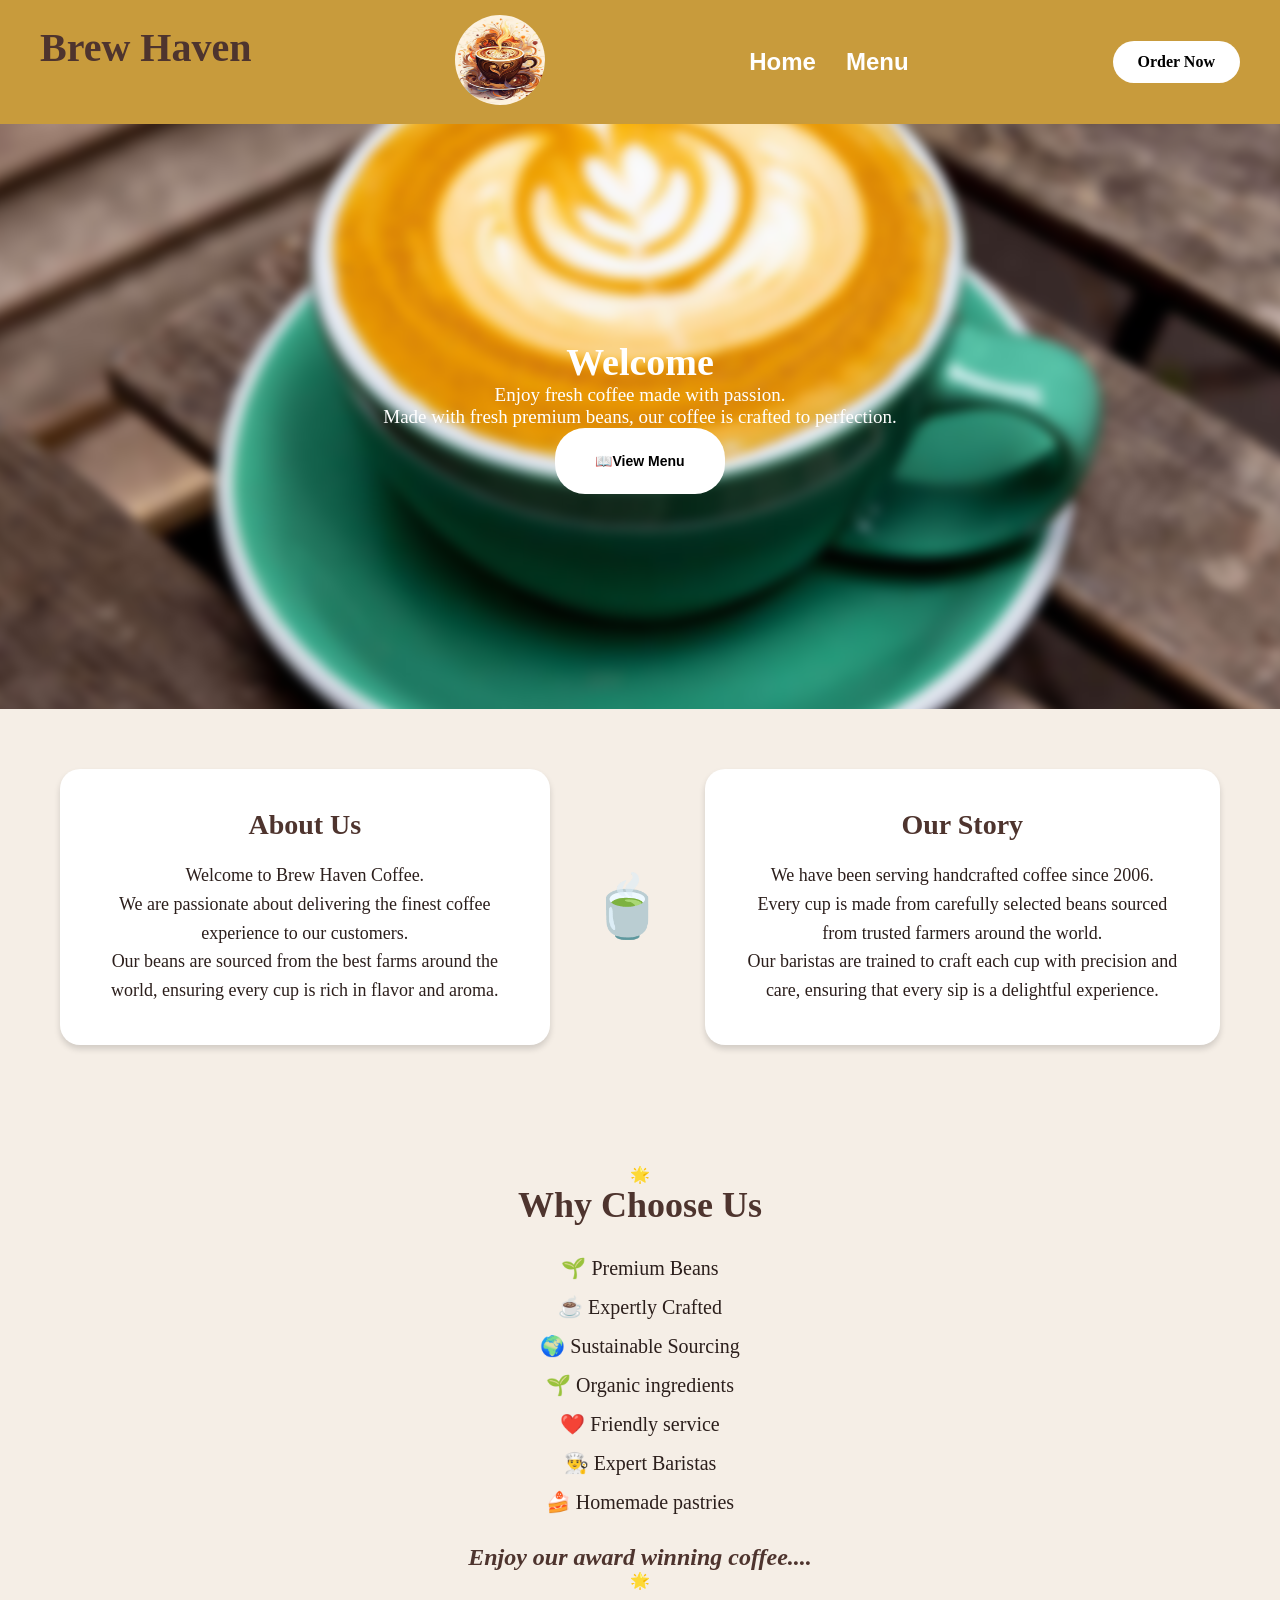
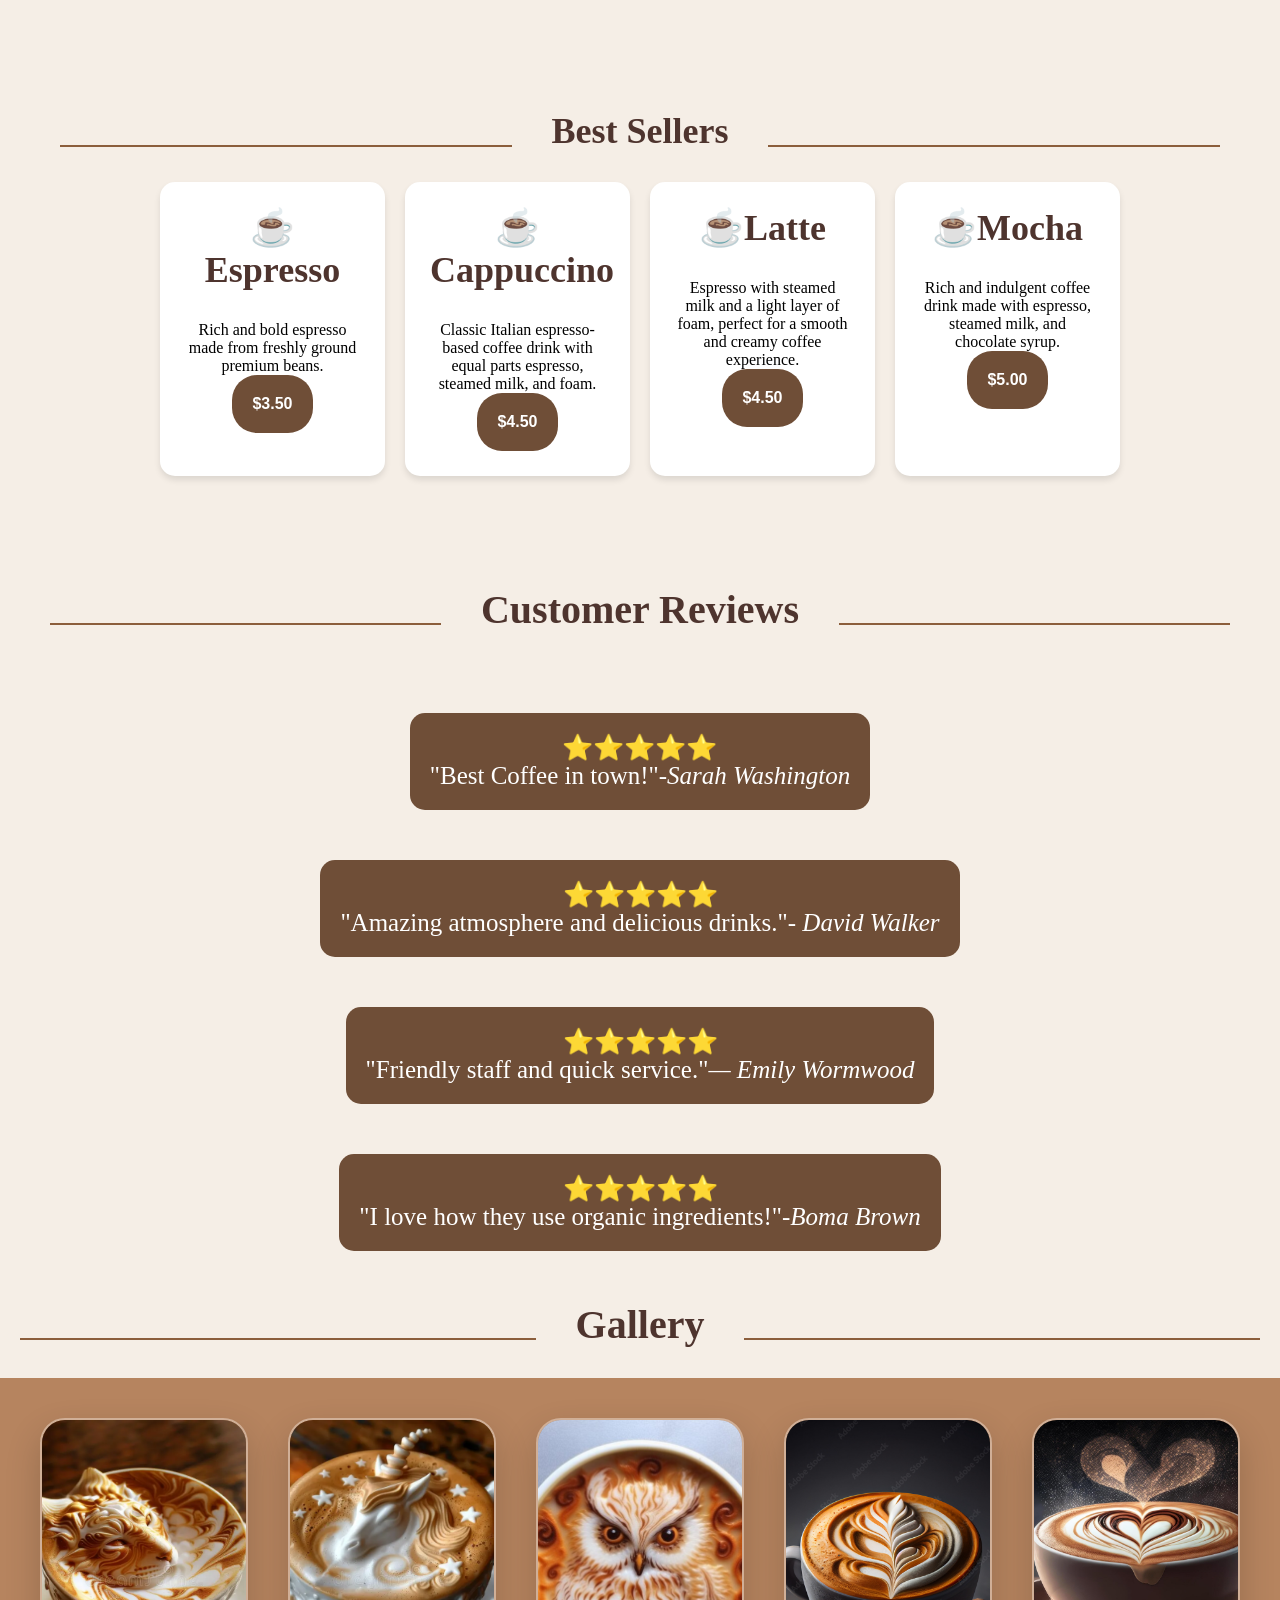
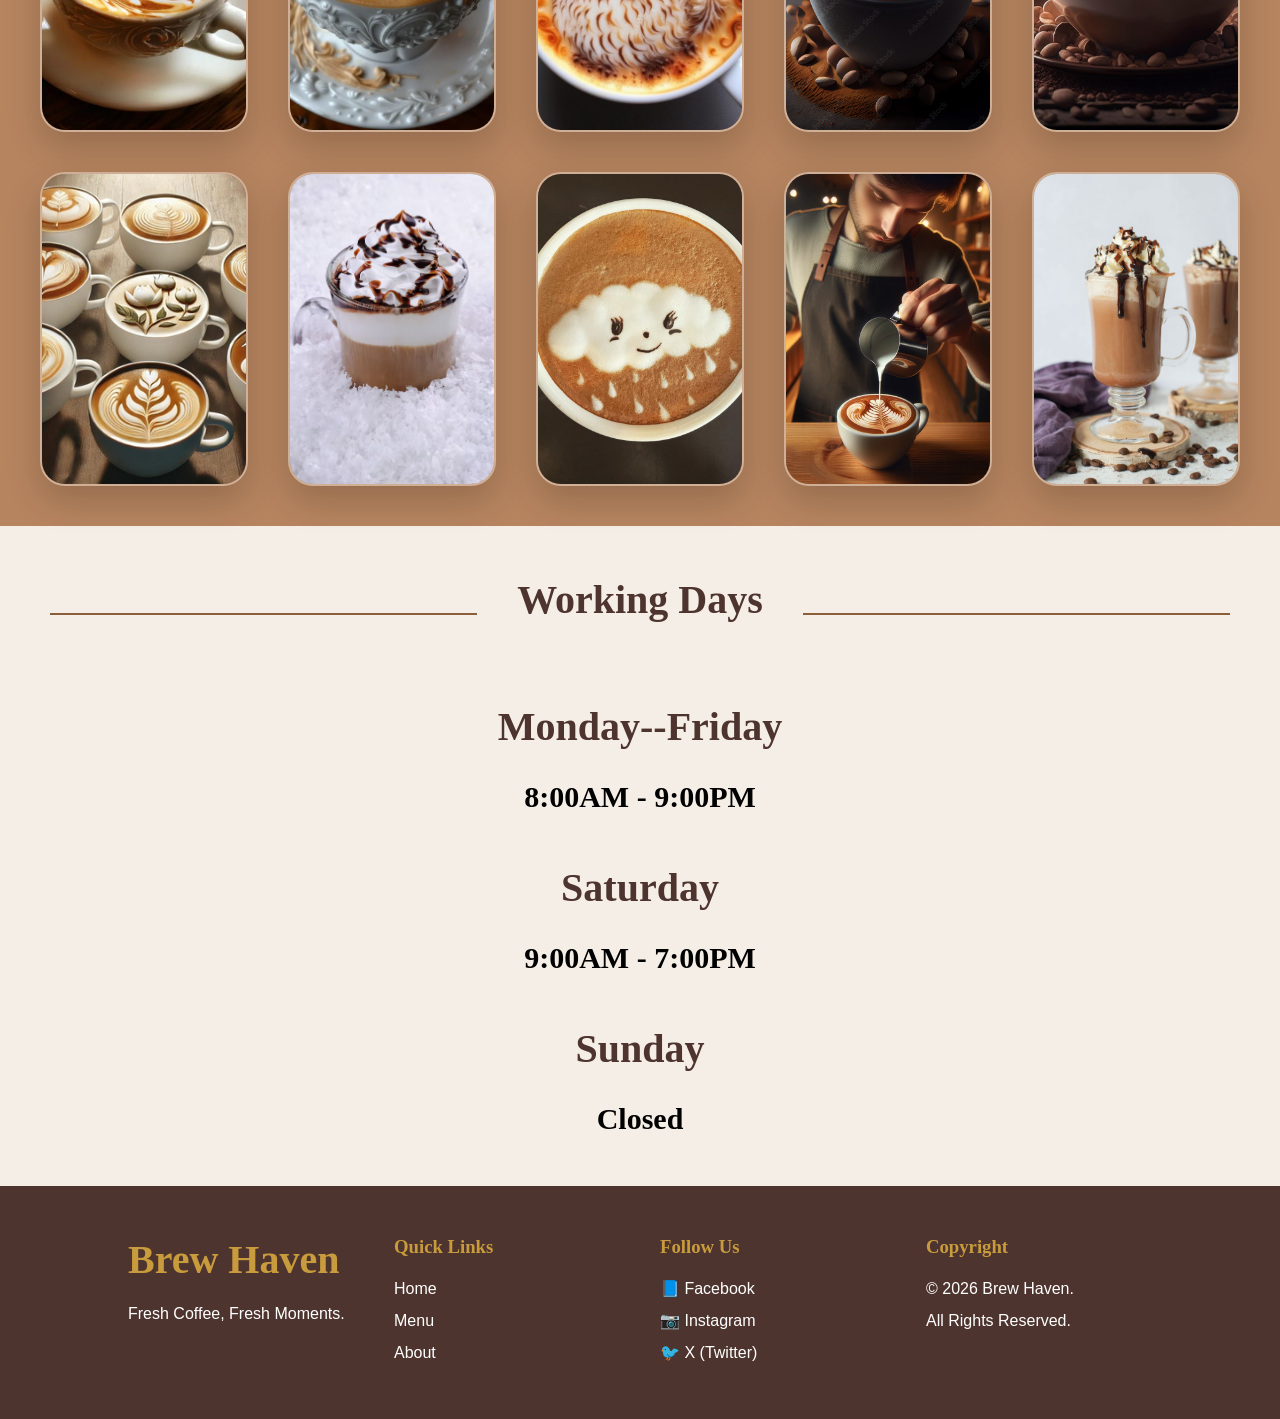
<file: index.html>
<!DOCTYPE html>
<html lang="en">
<head>
    <meta charset="UTF-8">
    <meta name="viewport" content="width=device-width, initial-scale=1.0">
    <title>Website</title>
    <link rel="icon" type="image/png" sizes="32x32" href="favicon.jpg">
    <link rel="stylesheet" href="style.css">

<body class="body">
    <nav class="navbar">
         <h2>Brew Haven</h2>
    <a href="index.html" class="logo">
        <img src="logo.jpg" alt="Coffee Logo">
    </a>

    <div class="nav-links">
        <a href="index.html">Home</a>
        <a href="menu.html">Menu</a>
    </div>

   <a href="menu.html#order-section" class="order-btn">Order Now</a>
</nav>

<div class="hero">
    <div class="hero-image"></div>

    <div class="hero-content">
        <h1>Welcome</h1>
        <p>Enjoy fresh coffee made with passion.<br>
            Made with fresh premium beans, our coffee is crafted to perfection.
        </p>
        <button onclick="location.href='menu.html#menu'" class="hero-btn">
            📖View Menu
        </button>
    </div>
</div>

<section  id="about" class="about">

<article class="about-card">
<h2>About Us</h2>
<p>Welcome to Brew Haven Coffee. <br>
    We are passionate about delivering the finest coffee experience to our customers.<br>
    Our beans are sourced from the best farms around the world, ensuring every cup is rich in flavor and aroma.
 </p>
 </article>
     <div class="coffee-icon" >🍵</div>    
 <article class="about-card">
<h2>Our Story</h2>
 <p>
    We have been serving handcrafted coffee since 2006. <br>
    Every cup is made from carefully selected beans sourced from trusted farmers around the world. <br>
    Our baristas are trained to craft each cup with precision and care, ensuring that every sip is a delightful experience.<br>
 </p>
 </article>

</section>
 
<section class="why-choose-us">
                🌟
    <h2>Why Choose Us </h2>
    <ul>
        <li>🌱 Premium Beans</li>
        <li>☕ Expertly Crafted</li>
        <li>🌍 Sustainable Sourcing</li>
        <li>🌱 Organic ingredients</li>
        <li>❤️ Friendly service</li>
        <li>👨‍🍳 Expert Baristas</li>
        <li>🍰 Homemade pastries</li>
    </ul>
    <h4><em>Enjoy our award winning coffee....</em></h4>
                    🌟
</section>

<section class="best-sellers" id="about">

<div class="section-title">
    <span></span>
    <h2>Best Sellers</h2>
    <span></span>
</div>
    <div class="best-sellers-items">

     <div class="best-sellers-card">
      <h2>☕Espresso</h2>
      <p>Rich and bold espresso made from freshly ground premium beans.</p>
      <button class="best-sellers-btn">&#36;3.50</button>
     </div>
     <div class="best-sellers-card">
        <h2>☕Cappuccino</h2>
        <p>Classic Italian espresso-based coffee drink with equal parts espresso, steamed milk, and foam.</p>
        <button class="best-sellers-btn">&#36;4.50</button>
    </div>
     <div class="best-sellers-card">
        <h2>☕Latte</h2>
        <p>Espresso with steamed milk and a light layer of foam, perfect for a smooth and creamy coffee experience.</p>
        <button class="best-sellers-btn">&#36;4.50</button>
     </div>
     <div class="best-sellers-card">
        <h2>☕Mocha</h2>
        <p>Rich and indulgent coffee drink made with espresso, steamed milk, and chocolate syrup.</p>
        <button class="best-sellers-btn">&#36;5.00</button>
     </div>
    </div>
</section>

<section>
    <div class="reviews">
       <div class="section-title">
        <span></span>
        <h2>Customer Reviews</h2>
        <span></span>
        </div>
        <div class="review-card">
         <p> ⭐⭐⭐⭐⭐<br>
              "Best Coffee in town!"<em>-Sarah Washington</em>
            </p>
        </div>
        <div class="review-card">
            <p>⭐⭐⭐⭐⭐<br>
                "Amazing atmosphere and delicious drinks."<em>- David Walker</em>
            </p>
        </div>
        <div class="review-card">
            <p>⭐⭐⭐⭐⭐<br>
             "Friendly staff and quick service."<em>— Emily Wormwood</em>
            </p>
        </div>
        <div class="review-card">
            <p>⭐⭐⭐⭐⭐<br>
               "I love how they use organic ingredients!"<em>-Boma Brown</em>
            </p>
        </div>
    </div>
</section>

<section>

<div class="section-title">
            <span></span>
            <h2 class="h2">Gallery</h2>
            <span></span>
        </div>

    <div class="gallery">

        <div class="gallery-card">
            <img src="img1.jpg" alt="cat coffee">
        </div>

        <div class="gallery-card">
            <img src="img2.jpg" alt="unicorn coffee">
        </div>

        <div class="gallery-card">
            <img src="img3.jpg" alt="owl coffee art">
        </div>
        
        <div class="gallery-card">
            <img src="img4.jpg" alt="coffee art">
        </div>

        <div class="gallery-card">
            <img src="img5.jpg" alt="coffee art2">
        </div>

        <div class="gallery-card">
            <img src="img6.jpg" alt="cups of coffee">
        </div>
        
        <div class="gallery-card">
        <img src="img7.jpg" alt="Chocolate Mocha">
        </div>

        <div class="gallery-card">
            <img src="img8.jpg" alt="Cloud Coffee Art">
        </div>

        <div class="gallery-card">
            <img src="img9.jpg" alt="Worker Making Art">
        </div>

        <div class="gallery-card">
            <img src="img10.jpg" alt="Chocolate Mocha 2">
        </div>
    </div>

</section>

<section class="days">
    <div class="section-title">
        <span></span>
        <h2 class="h2">Working Days</h2>
        <span></span>
    </div>
    <div class="days-card">
        <h2>Monday--Friday</h2>
        <h3> 8:00AM - 9:00PM</h3>
    </div>

    <div class="days-card">
        <h2>Saturday</h2>
        <h3>9:00AM - 7:00PM</h3>
    </div>

    <div class="days-card">
        <h2>Sunday</h2>
        <h3>Closed</h3>
    </div>
</section>

<footer class="footer">

    <div class="footer-grid">

        <!-- Logo -->
        <div class="footer-logo">
            <h2>Brew Haven</h2>
            <p>Fresh Coffee, Fresh Moments.</p>
        </div>

        <!-- Quick Links -->
        <div class="footer-links">
            <h3>Quick Links</h3>
            <ul>
                <li><a href="index.html">Home</a></li>
                <li><a href="menu.html">Menu</a></li>
                <li><a href="#about">About</a></li>
            </ul>
        </div>

        <!-- Social Media -->
        <div class="footer-social">
            <h3>Follow Us</h3>
            <a href="#">📘 Facebook</a><br>
            <a href="#">📷 Instagram</a><br>
            <a href="#">🐦 X (Twitter)</a>
        </div>

        <!-- Copyright -->
        <div class="footer-copy">
            <h3>Copyright</h3>
            <p>&copy; 2026 Brew Haven.<br>All Rights Reserved.</p>
        </div>

    </div>

</footer>

</body>
</html>
</file>
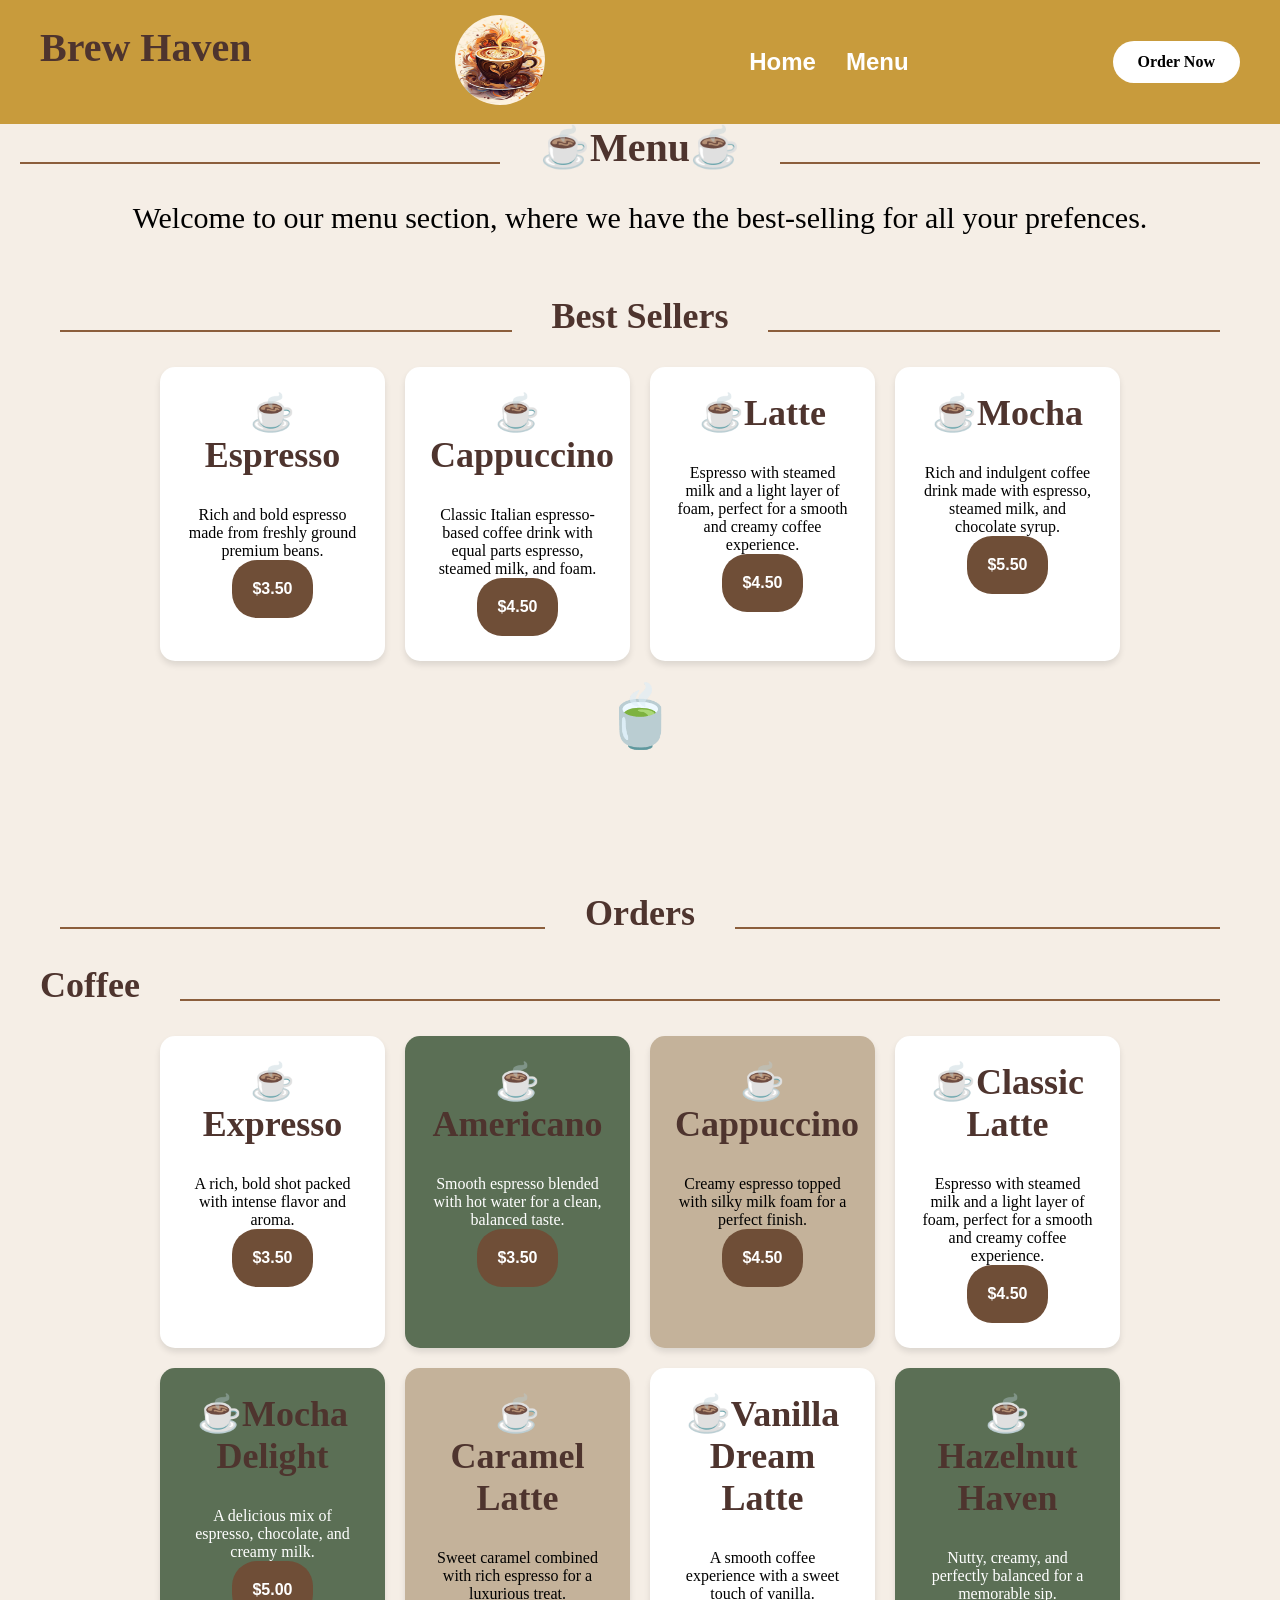
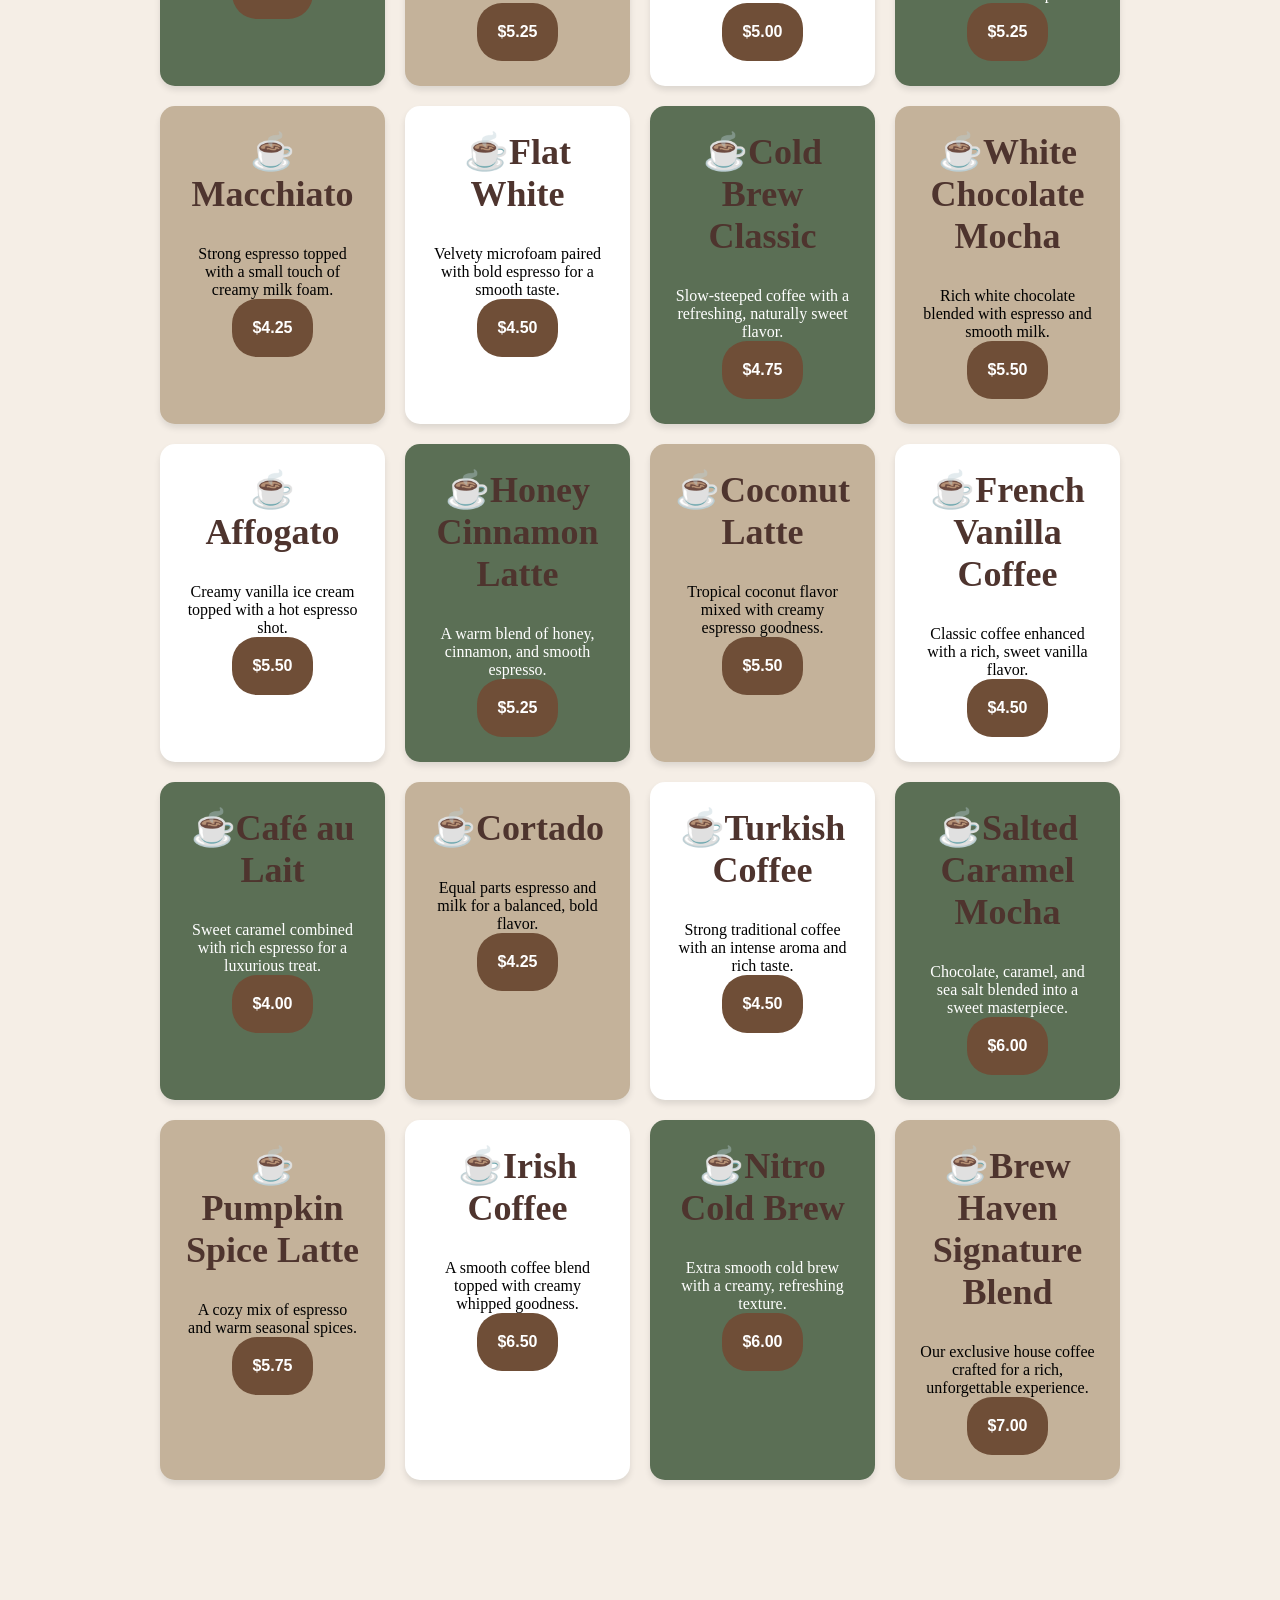
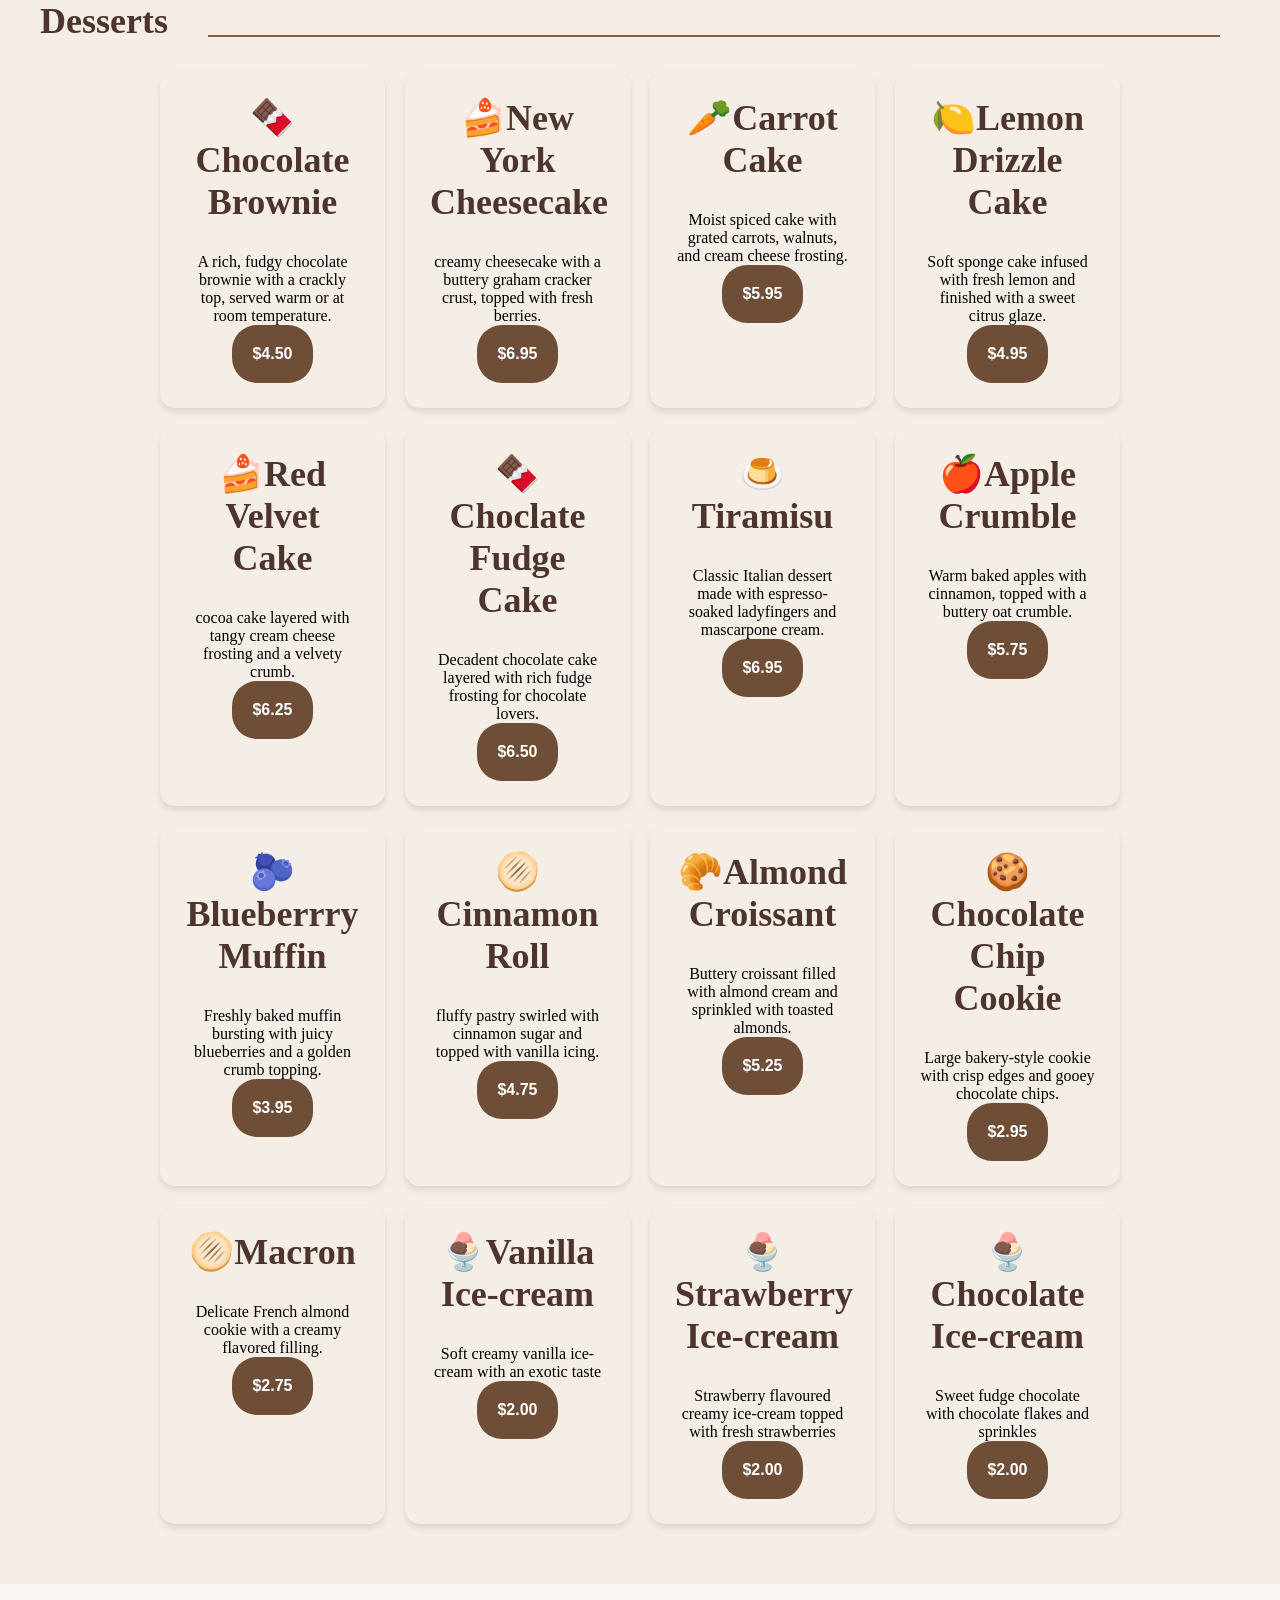
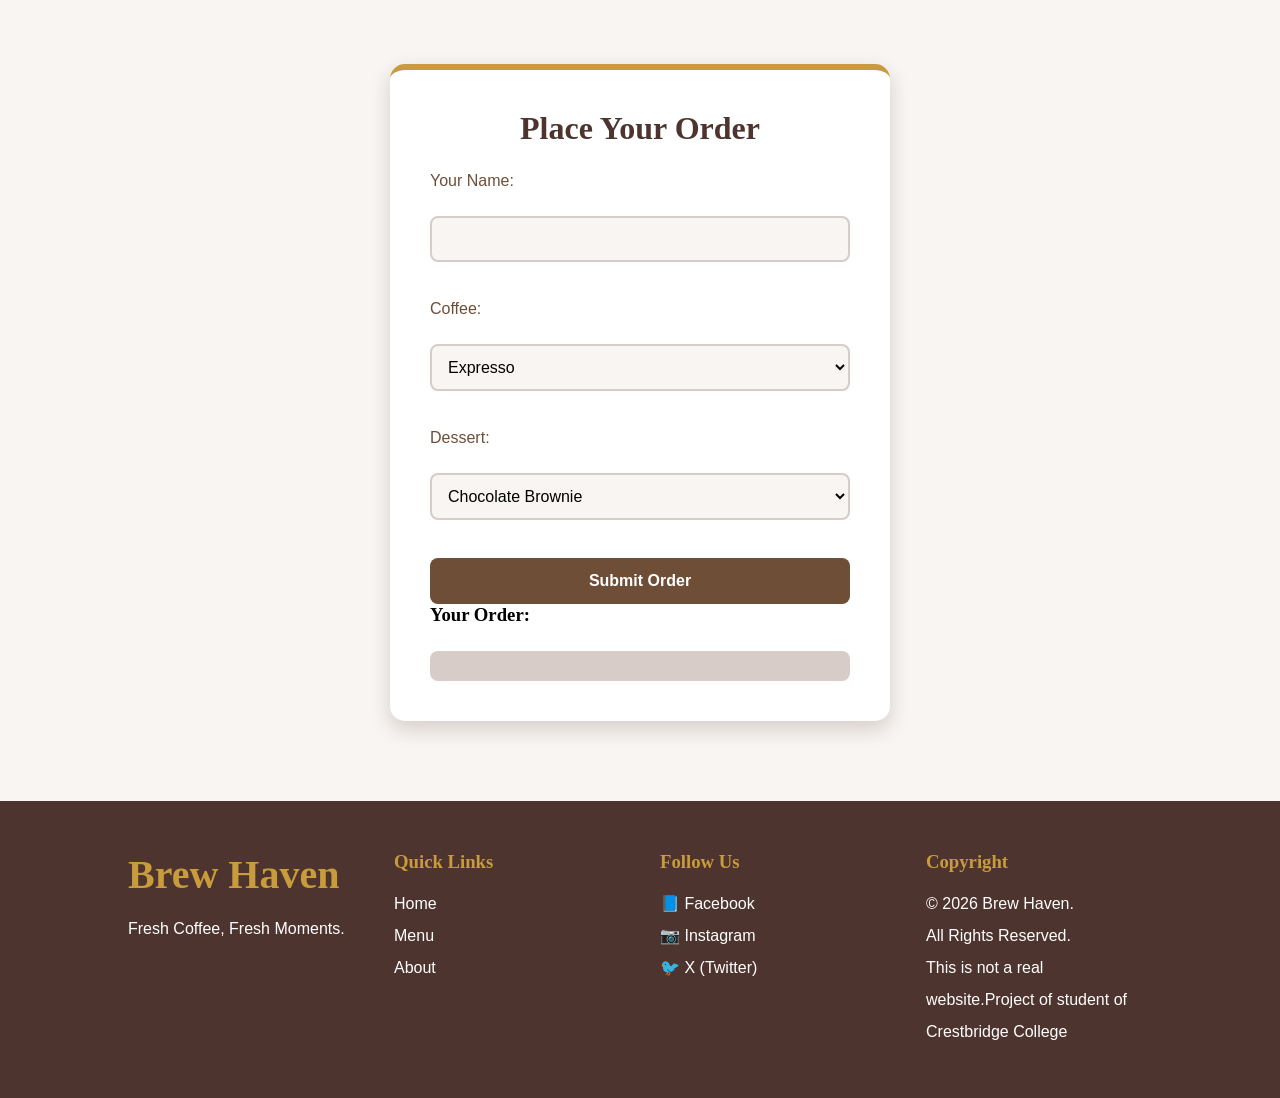
<file: menu.html>
<!DOCTYPE html>
<html lang="en">
<head>
    <meta charset="UTF-8">
    <meta name="viewport" content="width=device-width, initial-scale=1.0">
    <title>Menu|Brew Haven</title>
     <link rel="icon" type="image/png" sizes="32x32" href="favicon.jpg">
    <link rel="stylesheet" href="style.css">
</head>
<body class="body">
     <nav class="navbar">
         <h2>Brew Haven</h2>
    <a href="index.html" class="logo">
        <img src="logo.jpg" alt="Coffee Logo">
    </a>

    <div class="nav-links">
        <a href="index.html">Home</a>
        <a href="menu.html">Menu</a>
    </div>

   <a href="menu.html#order-section" class="order-btn">Order Now</a>
</nav>
    <section>
        <div class="section-title">
            <span></span>
            <h1 class="menu-h1">☕Menu☕</h1>
            <span></span>
        </div>
        <p style="text-align: center; font-size:30px;">
            Welcome to our menu section, where we have the best-selling for all your prefences.</p>
    </section>
    <section class="best-sellers" id="about">
<!---Best sellers-->
<div class="section-title">
    <span></span>
    <h2>Best Sellers</h2>
    <span></span>
</div>
    <div class="best-sellers-items">

     <div class="best-sellers-card">
      <h2>☕Espresso</h2>
      <p>Rich and bold espresso made from freshly ground premium beans.</p>
      <button class="best-sellers-btn">&#36;3.50</button>
     </div>
     <div class="best-sellers-card">
        <h2>☕Cappuccino</h2>
        <p>Classic Italian espresso-based coffee drink with equal parts espresso, steamed milk, and foam.</p>
        <button class="best-sellers-btn">&#36;4.50</button>
    </div>
     <div class="best-sellers-card">
        <h2>☕Latte</h2>
        <p>Espresso with steamed milk and a light layer of foam, perfect for a smooth and creamy coffee experience.</p>
        <button class="best-sellers-btn">&#36;4.50</button>
     </div>
     <div class="best-sellers-card">
        <h2>☕Mocha</h2>
        <p>Rich and indulgent coffee drink made with espresso, steamed milk, and chocolate syrup.</p>
        <button class="best-sellers-btn">&#36;5.50</button>
     </div>

    </div>
<div class="coffee-icon" >🍵</div>    
</section>

<!------coffee menu---->
<section class="menu" id="menu">
    <div class="section-title">
        <span></span>
        <h2>Orders</h2>
        <span></span>
    </div>
    <div class="section-title">
         <h2>Coffee</h2>
         <span></span>
    </div>
    <div class="menu-items">

     <div class="menu-card white">
        <h2>☕Expresso</h2>
        <p>A rich, bold shot packed with intense flavor and aroma.</p>
        <button class="menu-btn">&#36;3.50</button>
     </div>

     <div class="menu-card green">
        <h2>☕Americano</h2>
        <p>Smooth espresso blended with hot water for a clean, balanced taste.</p>
        <button class="menu-btn">&#36;3.50</button>
     </div>

     <div class="menu-card brown">
        <h2>☕Cappuccino</h2>
        <p>Creamy espresso topped with silky milk foam for a perfect finish.</p>
        <button class="menu-btn">&#36;4.50</button>
     </div>

     <div class="menu-card white">
        <h2>☕Classic Latte</h2>
        <p>Espresso with steamed milk and a light layer of foam, perfect for a smooth and creamy coffee experience.</p>
        <button class="menu-btn">&#36;4.50</button>
    </div>

    <div class="menu-card green">
        <h2>☕Mocha Delight</h2>
        <p>A delicious mix of espresso, chocolate, and creamy milk.</p>
        <button class="menu-btn">&#36;5.00</button>
    </div>

    <div class="menu-card brown">
        <h2>☕Caramel Latte</h2>
        <p>Sweet caramel combined with rich espresso for a luxurious treat.</p>
        <button class="menu-btn">&#36;5.25</button>
    </div>
    
<div class="menu-card white">
        <h2>☕Vanilla Dream Latte</h2>
        <p>A smooth coffee experience with a sweet touch of vanilla.</p>
        <button class="menu-btn">&#36;5.00</button>
    </div>

    <div class="menu-card green">
        <h2>☕Hazelnut Haven</h2>
        <p>Nutty, creamy, and perfectly balanced for a memorable sip.</p>
        <button class="menu-btn">&#36;5.25</button>
    </div>

    <div class="menu-card brown">
        <h2>☕Macchiato</h2>
        <p>Strong espresso topped with a small touch of creamy milk foam.</p>
        <button class="menu-btn">&#36;4.25</button>
    </div>

    <div class="menu-card white">
        <h2>☕Flat White</h2>
        <p>Velvety microfoam paired with bold espresso for a smooth taste.</p>
        <button class="menu-btn">&#36;4.50</button>
    </div>

    <div class="menu-card green">
        <h2>☕Cold Brew Classic</h2>
        <p>Slow-steeped coffee with a refreshing, naturally sweet flavor.</p>
        <button class="menu-btn">&#36;4.75</button>
    </div>

    <div class="menu-card brown">
        <h2>☕White Chocolate Mocha</h2>
        <p>Rich white chocolate blended with espresso and smooth milk.</p>
        <button class="menu-btn">&#36;5.50</button>
    </div>

    <div class="menu-card white">
        <h2>☕Affogato</h2>
        <p>Creamy vanilla ice cream topped with a hot espresso shot.</p>
        <button class="menu-btn">&#36;5.50</button>
    </div>

    <div class="menu-card green">
        <h2>☕Honey Cinnamon Latte</h2>
        <p>A warm blend of honey, cinnamon, and smooth espresso.</p>
        <button class="menu-btn">&#36;5.25</button>
    </div>

    <div class="menu-card brown">
        <h2>☕Coconut Latte</h2>
        <p>Tropical coconut flavor mixed with creamy espresso goodness.</p>
        <button class="menu-btn">&#36;5.50</button>
    </div>

    <div class="menu-card white">
        <h2>☕French Vanilla Coffee</h2>
        <p>Classic coffee enhanced with a rich, sweet vanilla flavor.</p>
        <button class="menu-btn">&#36;4.50</button>
    </div>

    <div class="menu-card green">
        <h2>☕Café au Lait</h2>
        <p>Sweet caramel combined with rich espresso for a luxurious treat.</p>
        <button class="menu-btn">&#36;4.00</button>
    </div>

    <div class="menu-card brown">
        <h2>☕Cortado</h2>
        <p>Equal parts espresso and milk for a balanced, bold flavor.</p>
        <button class="menu-btn">&#36;4.25</button>
    </div>

    <div class="menu-card white">
        <h2>☕Turkish Coffee</h2>
        <p>Strong traditional coffee with an intense aroma and rich taste.</p>
        <button class="menu-btn">&#36;4.50</button>
    </div>

    <div class="menu-card green">
        <h2>☕Salted Caramel Mocha</h2>
        <p>Chocolate, caramel, and sea salt blended into a sweet masterpiece.</p>
        <button class="menu-btn">&#36;6.00</button>
    </div>

    <div class="menu-card brown">
        <h2>☕Pumpkin Spice Latte</h2>
        <p>A cozy mix of espresso and warm seasonal spices.</p>
        <button class="menu-btn">&#36;5.75</button>
    </div>

    <div class="menu-card white">
        <h2>☕Irish Coffee</h2>
        <p>A smooth coffee blend topped with creamy whipped goodness.</p>
        <button class="menu-btn">&#36;6.50</button>
    </div>

    <div class="menu-card green">
        <h2>☕Nitro Cold Brew</h2>
        <p>Extra smooth cold brew with a creamy, refreshing texture.</p>
        <button class="menu-btn">&#36;6.00</button>
    </div>

    <div class="menu-card brown">
        <h2>☕Brew Haven Signature Blend</h2>
        <p>Our exclusive house coffee crafted for a rich, unforgettable experience.</p>
        <button class="menu-btn">&#36;7.00</button>
    </div>

</section>
<!-------dessert menu----->
<section class="menu">
    <div class="section-title">
        <h2>Desserts</h2>
        <span></span>
    </div>
  
    <div class="menu-items">

    <div class="menu-card">
        <h2>🍫Chocolate Brownie</h2>
        <p>A rich, fudgy chocolate brownie with a crackly top, served warm or at room temperature.</p>
        <button class="menu-btn">&#36;4.50</button>
    </div>

    <div class="menu-card">
        <h2>🍰New York Cheesecake</h2>
        <p>creamy cheesecake with a buttery graham cracker crust, topped with fresh berries.</p>
        <button class="menu-btn">&#36;6.95</button>
    </div>

<div class="menu-card">
    <h2>🥕Carrot Cake</h2>
    <p>Moist spiced cake with grated carrots, walnuts, and cream cheese frosting.</p>
    <button class="menu-btn">&#36;5.95</button>
</div>

<div class="menu-card">
    <h2>🍋Lemon Drizzle Cake</h2>
    <p>	Soft sponge cake infused with fresh lemon and finished with a sweet citrus glaze.</p>
    <button class="menu-btn">&#36;4.95</button>
</div>

<div class="menu-card">
    <h2>🍰Red Velvet Cake</h2>
    <p>cocoa cake layered with tangy cream cheese frosting and a velvety crumb.</p>
    <button class="menu-btn">&#36;6.25</button>
</div>

<div class="menu-card">
    <h2>🍫Choclate Fudge Cake</h2>
    <p>Decadent chocolate cake layered with rich fudge frosting for chocolate lovers.</p>
    <button class="menu-btn">&#36;6.50</button>
</div>

<div class="menu-card">
    <h2>🍮Tiramisu</h2>
    <p>Classic Italian dessert made with espresso-soaked ladyfingers and mascarpone cream.</p>
    <button class="menu-btn">&#36;6.95</button>
</div>

<div class="menu-card">
    <h2>🍎Apple Crumble</h2>
    <p>Warm baked apples with cinnamon, topped with a buttery oat crumble.</p>
    <button class="menu-btn">&#36;5.75</button>
</div>

<div class="menu-card">
    <h2>🫐Blueberrry Muffin</h2>
    <p>Freshly baked muffin bursting with juicy blueberries and a golden crumb topping.</p>
    <button class="menu-btn">&#36;3.95</button>
</div>

<div class="menu-card">
    <h2>🫓Cinnamon Roll</h2>
    <p>fluffy pastry swirled with cinnamon sugar and topped with vanilla icing.</p>
    <button class="menu-btn">&#36;4.75</button>
</div>

<div class="menu-card">
    <h2>🥐Almond Croissant</h2>
    <p>Buttery croissant filled with almond cream and sprinkled with toasted almonds.</p>
    <button class="menu-btn">&#36;5.25</button>
</div>

<div class="menu-card">
    <h2>🍪Chocolate Chip Cookie</h2>
    <p>Large bakery-style cookie with crisp edges and gooey chocolate chips.</p>
    <button class="menu-btn">&#36;2.95</button>
</div>

<div class="menu-card">
    <h2>🫓Macron</h2>
    <p>Delicate French almond cookie with a creamy flavored filling.</p>
    <button class="menu-btn">&#36;2.75</button>
</div>

<div class="menu-card">
    <h2>🍨Vanilla Ice-cream</h2>
    <p>Soft creamy vanilla ice-cream with an exotic taste </p>
    <button class="menu-btn">&#36;2.00</button>
</div>

<div class="menu-card">
    <h2>🍨Strawberry Ice-cream</h2>
    <p>Strawberry flavoured creamy ice-cream topped with fresh strawberries</p>
    <button class="menu-btn">&#36;2.00</button>
</div>

<div class="menu-card">
    <h2>🍨Chocolate Ice-cream</h2>
    <p>Sweet fudge chocolate with chocolate flakes and sprinkles</p>
    <button class="menu-btn">&#36;2.00</button>
</div>

    </div>
</section>

<section id="order-section"  class="order-section">

    <div class="order-container">
        <h2>Place Your Order</h2>
<form id="orderForm">
    <label for="name">Your Name:</label><br>
    <input type="text" id="name" required><br><br>

    <label for="drink">Coffee:</label><br>
    <select id="drink">
        <option>Expresso</option>
        <option>Americano</option>
        <option>Cappucino</option>
        <option>Classic Latte</option>
        <option>Mocha Delight</option>
        <option>Caramel Latte</option>
        <option>Vanilla Dream Latte</option>
        <option>Hazelnut Haven</option>
        <option>Macchiato</option>
        <option>Flat White</option>
        <option>Cold Brew Classic</option>
        <option>White Chocolate Mocha</option>
        <option>Affogato</option>
        <option>Honey Cinnamon Latte</option>
        <option>Coconut Latte</option>
        <option>French Vanilla Coffee</option>
        <option>Café au Lait</option>
        <option>Cortado</option>
        <option>Turkish Coffee</option>
        <option>Salted Caramel Mocha</option>
        <option>Pumpkin Spice Lattee</option>
        <option>Irish Coffee</option>
        <option>Nitro Cold Brew</option>
        <option>Brew Haven Signature Blend</option>
    </select><br><br>

    <label for="dessert">Dessert:</label><br>
    <select id="dessert">
        <option>Chocolate Brownie</option>
        <option>New York Cheesecake</option>
        <option>Carrot Cake</option>
        <option>Lemon Drizzle Cake</option>
        <option>Red Velvet Cake</option>
        <option>Cocolate Fudge Cake</option>
        <option>Tiramisu</option>
        <option>Apple Crumble</option>
         <option>Blueberry Muffin</option>
        <option>Cinnamon Roll</option>
        <option>Almond Croissant</option>
        <option>Chocolate Chip Cookie</option>
        <option>Macron</option>
        <option>Vanilla Ice-cream</option>
        <option>Strawberry Ice-cream</option>
        <option>Choclate Ice-cream</option>
        <option></option>
         <option></option>
    </select><br><br>

    <button type="button" onclick="window.location.href='order-pay.html'">Submit Order</button>
</form>

<h3>Your Order:</h3>
<p id="result"></p>
</div>

</section>
<script>
document.getElementById("orderForm").addEventListener("submit", function(event) {
    event.preventDefault(); // Stops the page from reloading

    const name = document.getElementById("name").value;
    const drink = document.getElementById("drink").value;
    const dessert = document.getElementById("dessert").value;
    document.getElementById("result").innerText = `Thank you, ${name}! You have ordered a ${drink} and a ${dessert}.`;
});
</script>

<footer class="footer">

    <div class="footer-grid">

        <!-- Logo -->
        <div class="footer-logo">
            <h2>Brew Haven</h2>
            <p>Fresh Coffee, Fresh Moments.</p>
        </div>

        <!-- Quick Links -->
        <div class="footer-links">
            <h3>Quick Links</h3>
            <ul>
                <li><a href="index.html">Home</a></li>
                <li><a href="menu.html">Menu</a></li>
                <li><a href="index.html#about">About</a></li>
            </ul>
        </div>

        <!-- Social Media -->
        <div class="footer-social">
            <h3>Follow Us</h3>
            <a href="#">📘 Facebook</a><br>
            <a href="#">📷 Instagram</a><br>
            <a href="#">🐦 X (Twitter)</a>
        </div>

        <!-- Copyright -->
        <div class="footer-copy">
            <h3>Copyright</h3>
            <p>© 2026 Brew Haven.<br>All Rights Reserved.</p>
            <p>This is not a real website.Project of student of Crestbridge College</p>
        </div>

    </div>

</footer>

</body>
</html>
</file>
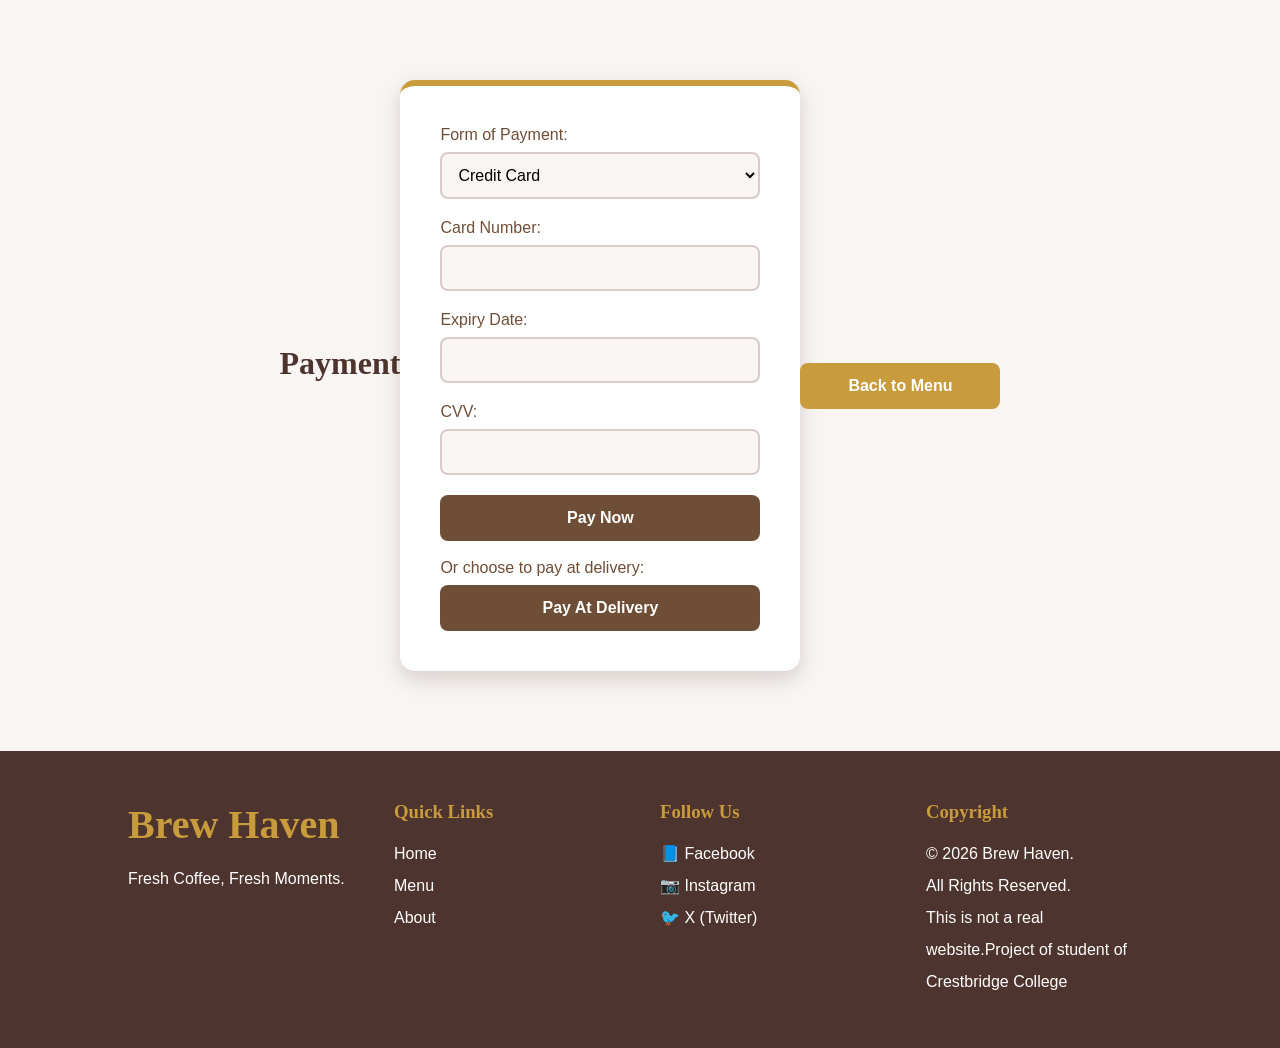
<file: order-pay.html>
<!DOCTYPE html>
<html lang="en">
<head>
    <meta charset="UTF-8">
    <meta name="viewport" content="width=device-width, initial-scale=1.0">
    <title>Pay|Brew Haven</title>
    <link rel="icon" type="image/png" sizes="32x32" href="favicon.jpg">
    <link rel="stylesheet" href="style.css">
</head>
<body>
    <div class="payment-container">
    <h1>Payment</h1>
    <form>
        <label for="form-of-payment">Form of Payment:</label>
        <select id="form-of-payment" name="form-of-payment" required>
            <option value="credit">Credit Card</option>
            <option value="debit">Debit Card</option>
        </select>
        <label for="card-number">Card Number:</label>
        <input type="text" id="card-number" name="card-number" required>
        <label for="expiry-date">Expiry Date:</label>
        <input type="text" id="expiry-date" name="expiry-date" required>
        <label for="cvv">CVV:</label>
        <input type="text" id="cvv" name="cvv" required>
        <button type="submit">Pay Now</button>
        <br><br>
        <label for="pay-at-delivery">Or choose to pay at delivery:</label>
        <button type="submit">Pay At Delivery</button>
    </form>
<button onclick="window.location.href='menu.html'" class="back-btn">Back to Menu</button>
    </div>
    
<script>
    document.querySelector('form').addEventListener('submit', function(event) {
        event.preventDefault();
        alert('Payment successful! Thank you for your order.');
        window.location.href = 'index.html';
    });
</script>

    <footer class="footer">

    <div class="footer-grid">

        <!-- Logo -->
        <div class="footer-logo">
            <h2>Brew Haven</h2>
            <p>Fresh Coffee, Fresh Moments.</p>
        </div>

        <!-- Quick Links -->
        <div class="footer-links">
            <h3>Quick Links</h3>
            <ul>
                <li><a href="index.html">Home</a></li>
                <li><a href="menu.html">Menu</a></li>
                <li><a href="index.html#about">About</a></li>
            </ul>
        </div>

        <!-- Social Media -->
        <div class="footer-social">
            <h3>Follow Us</h3>
            <a href="#">📘 Facebook</a><br>
            <a href="#">📷 Instagram</a><br>
            <a href="#">🐦 X (Twitter)</a>
        </div>

        <!-- Copyright -->
        <div class="footer-copy">
            <h3>Copyright</h3>
            <p>© 2026 Brew Haven.<br>All Rights Reserved.</p>
            <p>This is not a real website.Project of student of Crestbridge College</p>
        </div>

    </div>

</footer>

</body>
</html>
</file>
<file: style.css>
html{
    scroll-behavior:smooth;
}
*{
    margin:0;
    padding:0;
    box-sizing:border-box;
}

.logo img{
    width:90px;
    height:90px;
    border-radius:50%;
}
.body{
    background:#f5eee6;
}


.navbar{
    display:flex; /* THIS WAS MISSING */
    align-items:center;
    justify-content:space-between;

    position:sticky;
    top:0;

    background-color:#C89B3C;
    padding:15px 40px;
}


/* Links in the middle */
.nav-links{
    display:flex;
    gap:30px;
}


.nav-links a{
    text-decoration:none;
    color:white;
    font-weight:bold;
    font-size:24px;
    font-family: 'Poppins', sans-serif;
}


/* Button on the right */
.order-btn{
    padding:12px 25px;
    border:none;
    border-radius:30px;

    background-color:#ffffff;
    color:black;
    text-decoration: none;
    font-weight:bold;
    cursor:pointer;
    transition:0.3s;
}


.order-btn:hover{
    background:#4E342E;
    color:white;
    transform:scale(1.1);
}

/*hero*/
.hero {
    position: relative;
    height: 65vh;
    min-height: 400px;
    overflow: hidden;
    display: flex;
    justify-content: center;
    align-items: center;
}
.hero-image {
    position: absolute;
    inset: 0;
    background: url("coffee.jpg") center/cover no-repeat;
    filter: blur(5px);
    transform: scale(1.05); /* prevents blurry edges */
    z-index: 1;
    background-position: center;
}
.hero-content {
    position: relative;
    z-index: 2;
    color: white;
    text-align: center;
    font-size:19px;
}

.hero-btn{
    padding:25px 40px;
    border:none;
    border-radius:30px;

    background:#ffffff;
    color:black;
     font-size:14px;
    font-weight:bold;
    cursor:pointer;
    transition:0.3s;
}


.hero-btn:hover{
    background:#4E342E;
    color:white;
    transform:scale(1.06);
}

/*about section*/
.about{
    min-height:20vh;
    display:flex;
    justify-content:center;
    align-items:center;
    padding: 60px;
    background:#f5eee6;
    justify-content:space-between;
    gap:40px;
}
.about-card{
    max-width: 800px;
    text-align: center;
    background:white;
    padding: 40px;
    border-radius: 20px;
    box-shadow: 0 4px 6px rgba(0, 0, 0, 0.15);
}
.about-card:hover{
    transform:rotateY(20deg);
    transition:transform 0.3s ease-in-out;
}
.about-card h2{
    font-size: 28px;
    margin-bottom: 20px;
    color:#4E342E;
}
.about-card p{
    font-size: 18px;
    line-height: 1.6;
    color:#2c1f1c;
}
.coffee-icon{
    font-size: 60px;
    margin: 20px 0;
    animation:float 2s ease-in-out infinite;
}
@keyframes float {
    50% {
        transform: translateY(-10px);
    }
}

/*why choose us section*/
.why-choose-us{
    background:#f5eee6;
    padding: 60px 40px;
    text-align: center;
}
.why-choose-us h2{
    font-size: 36px;
    margin-bottom: 30px;
    color:#4E342E;
}
.why-choose-us ul{
    list-style: none;
    padding: 0;
    margin: 0;
}
.why-choose-us li{
    font-size: 20px;
    margin-bottom: 15px;
    color:#2c1f1c;
}
.why-choose-us h4{
    font-size: 24px;
    margin-top: 30px;
    color:#4E342E;
}

/*best sellers section*/
.best-sellers{
    background:#f5eee6;
    padding: 60px 40px;
    text-align: center;
}
.best-sellers h2{
    font-size: 36px;
    margin-bottom: 30px;
    color:#4E342E;
}
.best-sellers-items{
    display: flex;
    flex-wrap: wrap;
    justify-content: center;
    gap: 20px;
}
.best-sellers-card{
    background:white;
    padding: 25px;
    border-radius: 15px;
    box-shadow: 0 4px 6px rgba(0, 0, 0, 0.1);
    width: 225px;
    transition: transform 0.3s ease-in-out;

}
.best-sellers-card:hover{
    transform:scale(1.05);
}
.best-sellers-btn{
  padding:20px;
  border:none;
  border-radius:25px;
  background:#6F4E37;
  color:white;
  cursor:pointer;
  font-size:16px;
  font-weight:bold;
  transition:0.4s;
}
.best-sellers-btn:hover{
    background:#8B5E3C;
   transform:scale3d(1.06,1.06,1.06)
}
/*reviews section*/
.reviews{
    background:#f5eee6;
    padding: 50px 30px;
    text-align: center;
    gap:50px;
    justify-content:space-between;
    display:flex;
    flex-direction: column;
}
.reviews h2{
    font-size:40px;
    margin-bottom: 30px;
    color:#4E342E;
}
.review-card{
    padding:20px;
    background:#6F4E37;
    border-radius:15px;
    margin:0 auto; 
    transition: 0.3s ease-in-out;
}
.review-card:hover{
    transform: translateY(-5px);
 box-shadow: 0 5px 10px rgba(0, 0, 0, 0.4);
}
.review-card p{
    color:white;
    font-size: 25px;
     font-family: 'Playfair Display', serif;
}

/*section title styling*/
.section-title {
    display: flex;
    align-items: center;
    gap: 20px;
}

.section-title span {
    flex: 1;
    height: 2px;
    background: #8B5E3C;
     width:100px;

    margin:auto 20px;
}

h2{
    font-size:40px;
    margin-bottom: 30px;
    color:#4E342E;
}
.menu-h1{
    font-size:40px;
    margin-bottom: 30px;
    color:#4E342E;
}

/*Gallery*/
.gallery {
    min-height: 20vh;
    background: #b6845f;
    padding: 40px;
    display: grid;
    grid-template-columns: repeat(5, 1fr);
    gap: 40px;
    align-items: center;
}

.gallery-card {
     width: 100%;
    border-radius: 25px;
    overflow: hidden;
    background: transparent;
    border: 2px solid rgba(255, 255, 255, 0.35);
    box-shadow: 0 15px 35px rgba(0, 0, 0, 0.18);
    transition: transform 0.3s ease, box-shadow 0.3s ease;
}

.gallery-card img {
   width: 100%;
    height: 310px;
    object-fit: cover;
    display: block;
}

.gallery-card:hover {
    transform: translateY(-8px) rotate(-4deg);
    box-shadow: 0 25px 50px rgba(0, 0, 0, 0.25);
}
@media (max-width: 900px) {
    .gallery {
        grid-template-columns: repeat(2, 1fr);
    }
}

/*working days*/
.days{
    background: #D7CCC8;
    background:#f5eee6;
    padding: 50px 30px;
    text-align: center;
    gap:50px;
    justify-content:space-between;
    display:flex;
    flex-direction: column;
}

.days-card{
    border-radius:15px;
    margin:0 auto; 
}

.days-card h3{
  font-size: 30px;
}

/*menu section*/
.menu{
    background:#f5eee6;
    padding: 60px 40px;
    text-align: center;
}
.menu h2{
    font-size: 36px;
    margin-bottom: 30px;
    color:#4E342E;
}
.menu-items{
    display: flex;
    flex-wrap: wrap;
    justify-content: center;
    gap: 20px;
}
.menu-card {
    padding: 25px;
    border-radius: 15px;
    box-shadow: 0 4px 6px rgba(0, 0, 0, 0.1);
    width: 225px;
    transition: transform 0.3s ease-in-out;
}


/* Card 1 - White --- your option to use*/
.menu-card.white {
    background: #ffffff;
}

/* Card 2 - Mocha Green */
.menu-card.green {
    background: #5b6f55;
    color: white;
}

/* Card 3 - Light Coffee Brown */
.menu-card.brown {
    background: #c4b29a;
}
/* your choice to use end*/

.menu-card:hover{
    transform:scale(1.05) translateY(-10px);
}
.menu-btn{
  padding:20px;
  border:none;
  border-radius:25px;
  background:#6F4E37;
  color:white;
  cursor:pointer;
  font-size:16px;
  font-weight:bold;
  transition:0.4s;
}
.menu-btn:hover{
    background:#8B5E3C;
   transform:scale3d(1.06,1.06,1.06)
}



/* Google Fonts */
@import url('https://fonts.googleapis.com/css2?family=Playfair+Display:wght@600&family=Poppins:wght@300;400;500&display=swap');

/* Order Form Section */
.order-section {
    background-color: #F8F5F2;
    padding: 80px 20px;
    display: flex;
    justify-content: center;
    align-items: center;
}

/* Form Container */
.order-container {
    background-color: #FFFFFF;
    width: 100%;
    max-width: 500px;
    padding: 40px;
    border-radius: 15px;
    box-shadow: 0 8px 20px rgba(78, 52, 46, 0.2);
    border-top: 6px solid #C89B3C;
}

/* Heading */
.order-container h2 {
    font-family: 'Playfair Display', serif;
    color: #4E342E;
    text-align: center;
    margin-bottom: 25px;
    font-size: 2rem;
}

/* Labels */
.order-container label {
    font-family: 'Poppins', sans-serif;
    color: #6F4E37;
    font-weight: 500;
    display: block;
    margin-bottom: 8px;
}

/* Inputs and Selects */
.order-container input,
.order-container select,
.order-container textarea {
    width: 100%;
    padding: 12px;
    margin-bottom: 20px;
    border: 2px solid #D7CCC8;
    border-radius: 8px;
    font-family: 'Poppins', sans-serif;
    font-size: 1rem;
    background-color: #F8F5F2;
    transition: 0.3s;
    box-sizing: border-box;
}

/* Focus Effect */
.order-container input:focus,
.order-container select:focus,
.order-container textarea:focus {
    border-color: #C89B3C;
    outline: none;
    background-color: #FFFFFF;
}

/* Button */
.order-container button {
    width: 100%;
    padding: 14px;
    background-color: #6F4E37;
    color: white;
    border: none;
    border-radius: 8px;
    font-family: 'Poppins', sans-serif;
    font-size: 1rem;
    font-weight: bold;
    cursor: pointer;
    transition: 0.3s;
}

/* Hover Effect */
.order-container button:hover {
    background-color: #4E342E;
    transform: translateY(-2px);
}

/* Order Result */
#result {
    margin-top: 25px;
    text-align: center;
    font-family: 'Poppins', sans-serif;
    color: #4E342E;
    font-weight: 500;
    background-color: #D7CCC8;
    padding: 15px;
    border-radius: 8px;
}



/*footer*/
.footer {
    background-color: #4E342E;
    color: #FFFFFF;
    padding: 50px 10%;
}

.footer-grid {
    display: grid;
    grid-template-columns: repeat(4, 1fr);
    gap: 40px;
}

.footer h2,
.footer h3 {
    font-family: "Playfair Display", serif;
    color: #C89B3C;
    margin-bottom: 15px;
}

.footer p,
.footer a,
.footer li {
    font-family: "Poppins", sans-serif;
    color: #FFFFFF;
    text-decoration: none;
    list-style: none;
    line-height: 2;
}

.footer a:hover {
    color: #C89B3C;
}

.footer ul {
    padding: 0;
}


/*order-pat.html*/
.payment-container {
    background-color: #F8F5F2;
    padding: 80px 20px;
    display: flex;
    justify-content: center;
    align-items: center;
}
.payment-container form {
    background-color: #FFFFFF;
    width: 100%;
    max-width: 400px;
    padding: 40px;
    border-radius: 15px;
    box-shadow: 0 8px 20px rgba(78, 52, 46, 0.2);
    border-top: 6px solid #C89B3C;
}
.payment-container h1 {
    font-family: 'Playfair Display', serif;
    color: #4E342E;
    text-align: center;
    margin-bottom: 25px;
    font-size: 2rem;
}
.payment-container label {
    font-family: 'Poppins', sans-serif;
    color: #6F4E37;
    font-weight: 500;
    display: block;
    margin-bottom: 8px;
}
.payment-container input {
    width: 100%;
    padding: 12px;
    margin-bottom: 20px;
    border: 2px solid #D7CCC8;
    border-radius: 8px;
    font-family: 'Poppins', sans-serif;
    font-size: 1rem;
    background-color: #F8F5F2;
    transition: 0.3s;
    box-sizing: border-box;
}
.payment-container input:focus {
    border-color: #C89B3C;
    outline: none;
    background-color: #FFFFFF;
}
.payment-container button {
    width: 100%;
    padding: 14px;
    background-color: #6F4E37;
    color: white;
    border: none;
    border-radius: 8px;
    font-family: 'Poppins', sans-serif;
    font-size: 1rem;
    font-weight: bold;
    cursor: pointer;
    transition: 0.3s;
}
.payment-container button:hover {
    background-color: #4E342E;
    transform: translateY(-2px);
}
.payment-container select {
    width: 100%;
    padding: 12px;
    margin-bottom: 20px;
    border: 2px solid #D7CCC8;
    border-radius: 8px;
    font-family: 'Poppins', sans-serif;
    font-size: 1rem;
    background-color: #F8F5F2;
    transition: 0.3s;
    box-sizing: border-box;
}
.payment-container select:focus {
    border-color: #C89B3C;
    outline: none;
    background-color: #FFFFFF;
}
/* Back Button */
.payment-container button.back-btn {
    background-color: #C89B3C;
    margin-top: 20px;
    width: 200px;
}
</file>
